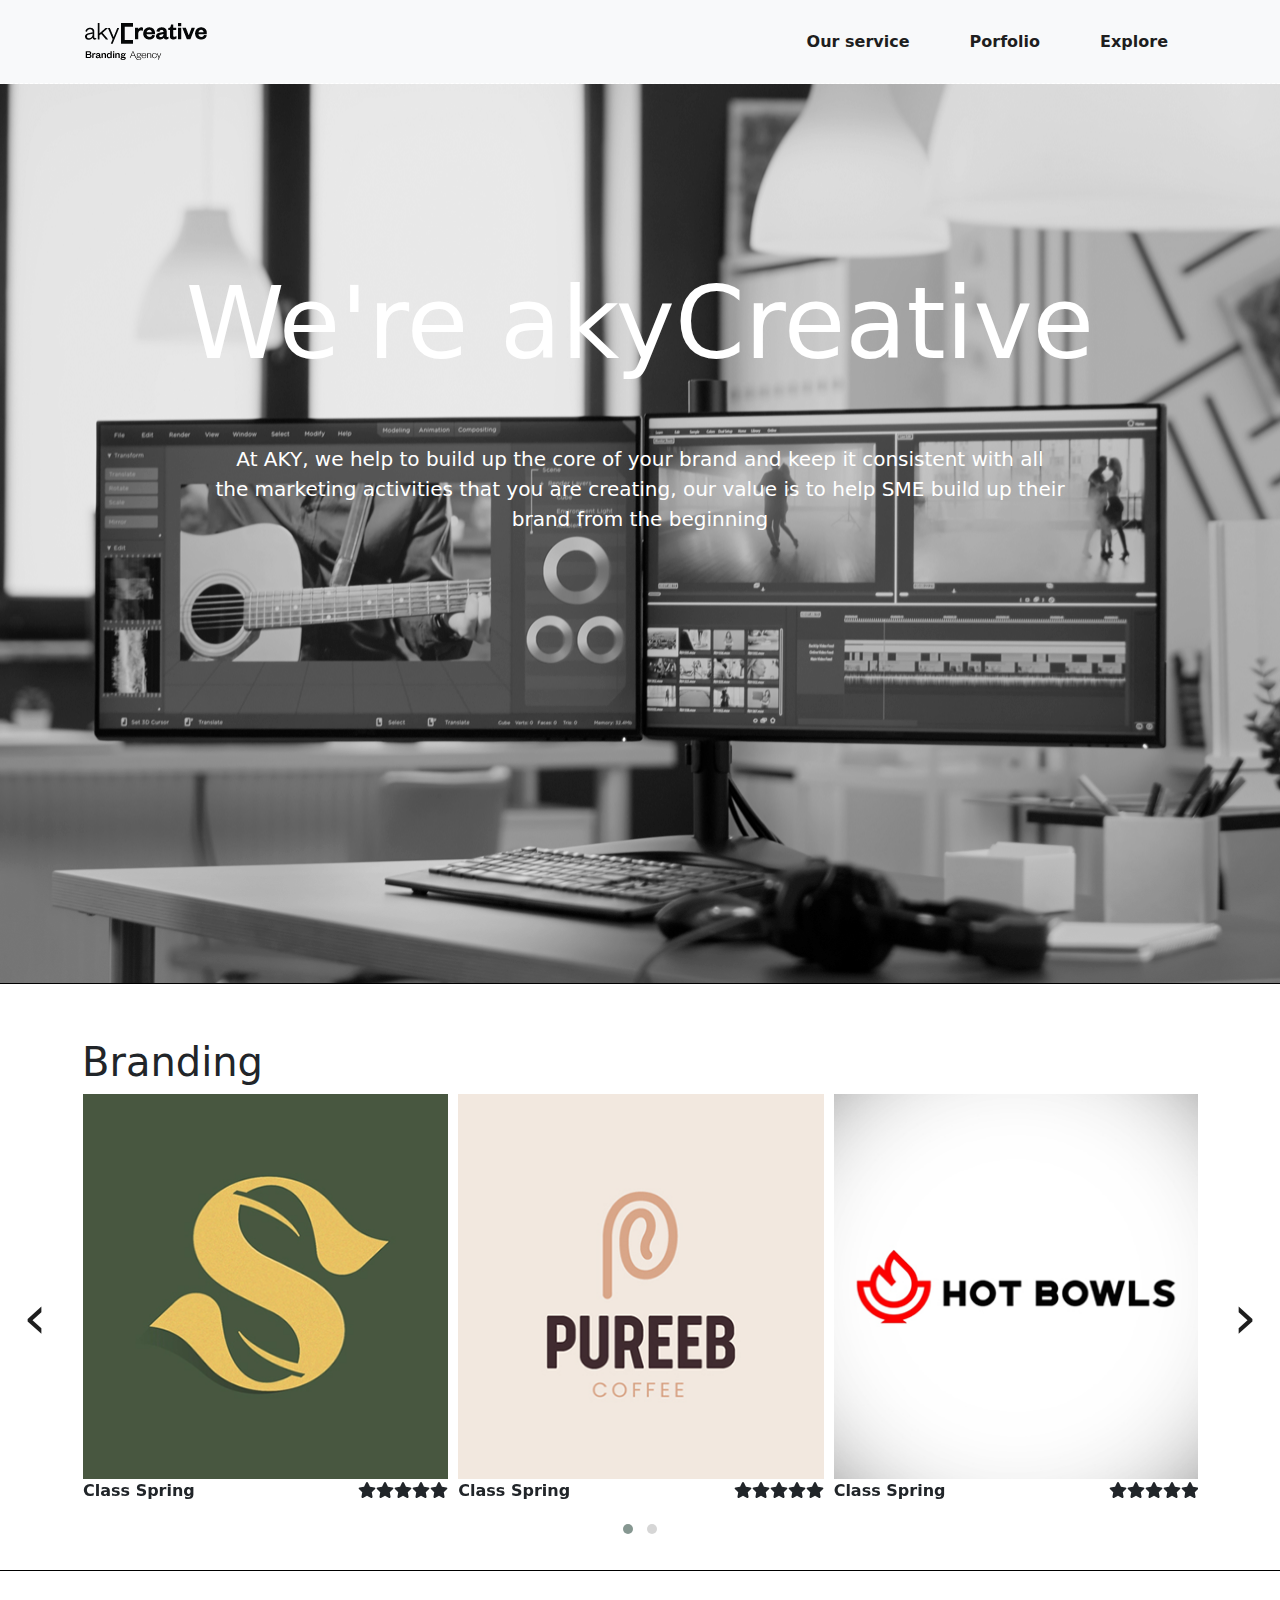
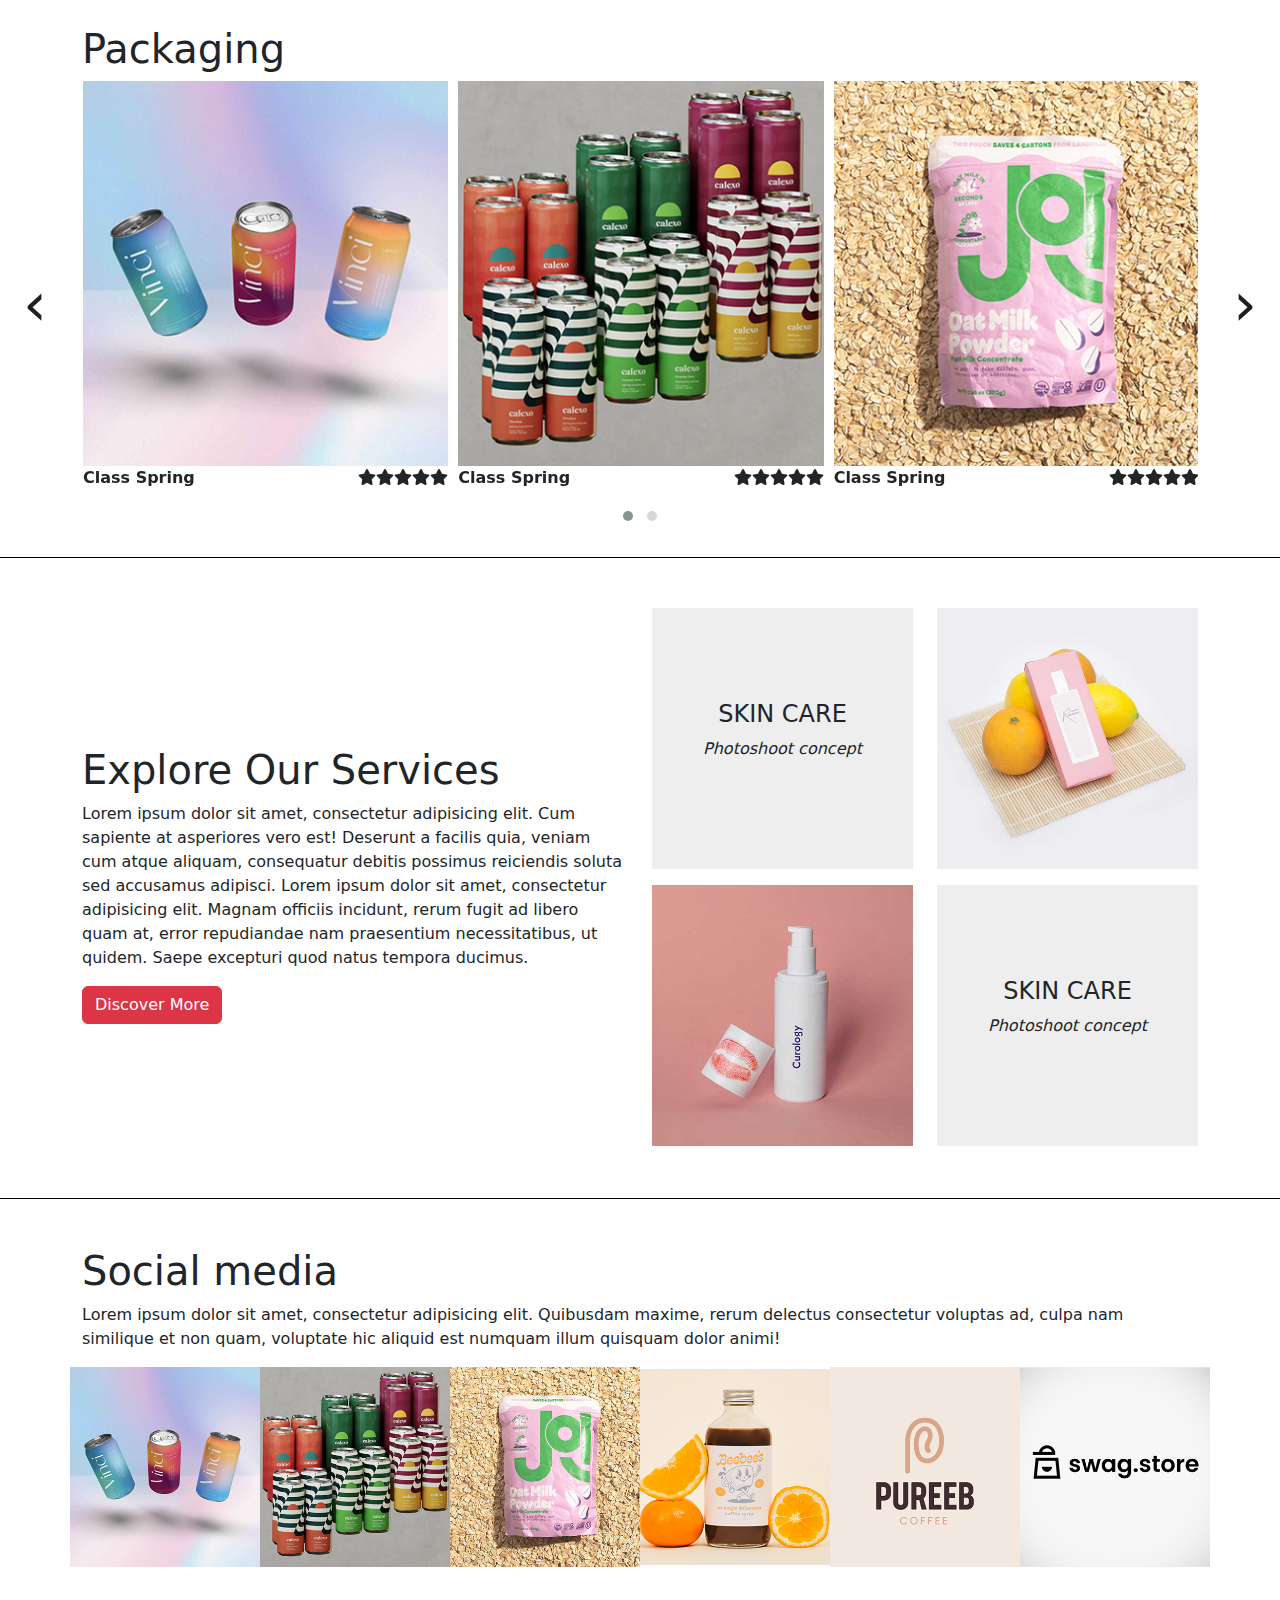
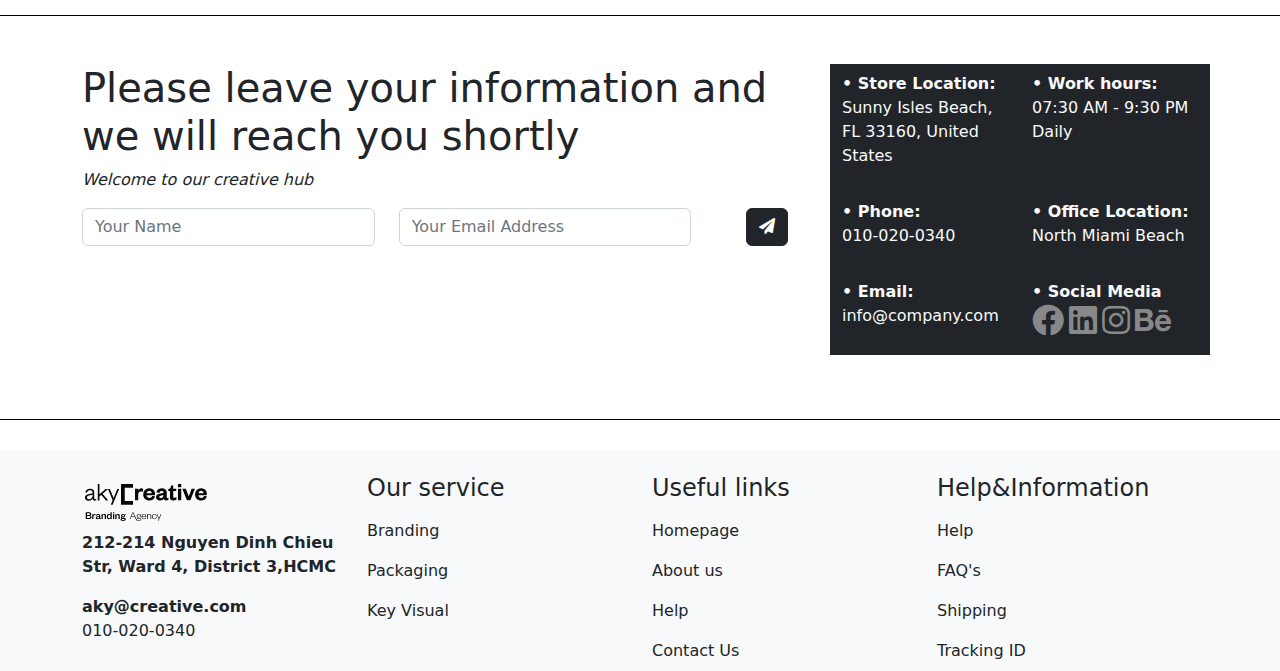
<file: index.html>
<!doctype html>
<html><!-- InstanceBegin template="/Templates/template.dwt" codeOutsideHTMLIsLocked="false" -->
<head>
<meta charset="utf-8">
	<meta name="viewport" content="width=device-width, initial-scale=1">
<!-- InstanceBeginEditable name="doctitle" -->
<title>Untitled Document</title>
<!-- InstanceEndEditable -->
<!-- InstanceBeginEditable name="head" -->
<!-- InstanceEndEditable -->
</head>
	<link rel="stylesheet" href="css/all.min.css">
	<link rel="stylesheet" href="css/bootstrap.css">
	<link rel="stylesheet" href="css/style.css">
	<link rel="icon" href="images/2.png" type="image/x-icon">
	<link rel="stylesheet" href="css/owl.carousel.css">
	<link rel="stylesheet" href="css/owl.theme.default.css">
	<script src="js/bootstrap.bundle.min.js"></script>
	

<body>
	<nav class="navbar navbar-expand-lg bg-light borderduoi">
  <div class="container">
    <a class="navbar-brand" href="index.html"><img src="images/Logo-aky-branding.png" alt=""></a>
    <button class="navbar-toggler" type="button" data-bs-toggle="collapse" data-bs-target="#navbarSupportedContent" aria-controls="navbarSupportedContent" aria-expanded="false" aria-label="Toggle navigation">
      <span class="navbar-toggler-icon"></span>
    </button>
    <div class="collapse navbar-collapse" id="navbarSupportedContent">
      <ul class="navbar-nav ms-auto mb-3 mb-lg-0">
        <li class="nav-item">
          <a class="nav-link active" aria-current="page" href="index.html">Our service</a>
        </li>
       
		  <li class="nav-item">
          <a class="nav-link" href="porfolio.html">Porfolio</a>
        </li>
		 
        <li class="nav-item">
          <a class="nav-link" href="explore.html">Explore</a>
        </li>
      </ul>
     
    </div>
  </div>
</nav>
	<!-- InstanceBeginEditable name="Main" -->
<main>
  <section id="banner" class="border-bot">
   <div class="container">
	   <div class="textb">
	  <h1>We're akyCreative</h1>
	   <p>At AKY, we help to build up the core of your brand and keep it consistent with all <br>
	   the marketing activities that you are creating, our value is to help SME build up their <br>
	   brand from the beginning</p></div>
	  
	  </div>
			
          
  </section>
  <section id="men" class="border-bot">
    <div class="container py-4">
      <h1>Branding</h1>
     
      <div class="row">
        <div class="owl-carousel owl-theme" id="sp-men">
          <div class="item">
            <div class="hinh"> <img src="images/l1.png" alt="#">
              <div class="icon"> <a href="#"><i class="fas fa-eye"></i></a> <a href="#"><i class="fas fa-shopping-cart"></i></a> <a href="#"><i class="fas fa-star"></i></a> </div>
            </div>
            <p class="d-flex justify-content-between"><b class="text-dark">Class Spring</b><b><i class="fas fa-star"></i><i class="fas fa-star"></i><i class="fas fa-star"></i><i class="fas fa-star"></i><i class="fas fa-star"></i></b></p>
           
          </div>
          <div class="item">
            <div class="hinh"> <img src="images/l2.png" alt="#">
              <div class="icon"> <a href="#"><i class="fas fa-eye"></i></a> <a href="#"><i class="fas fa-shopping-cart"></i></a> <a href="#"><i class="fas fa-star"></i></a> </div>
            </div>
            <p class="d-flex justify-content-between"><b class="text-dark">Class Spring</b><b><i class="fas fa-star"></i><i class="fas fa-star"></i><i class="fas fa-star"></i><i class="fas fa-star"></i><i class="fas fa-star"></i></b></p>
            
          </div>
          <div class="item">
            <div class="hinh"> <img src="images/l3.png" alt="#">
              <div class="icon"> <a href="#"><i class="fas fa-eye"></i></a> <a href="#"><i class="fas fa-shopping-cart"></i></a> <a href="#"><i class="fas fa-star"></i></a> </div>
            </div>
            <p class="d-flex justify-content-between"><b class="text-dark">Class Spring</b><b><i class="fas fa-star"></i><i class="fas fa-star"></i><i class="fas fa-star"></i><i class="fas fa-star"></i><i class="fas fa-star"></i></b></p>
            
          </div>
          <div class="item">
            <div class="hinh"> <img src="images/l4.png" alt="#">
              <div class="icon"> <a href="#"><i class="fas fa-eye"></i></a> <a href="#"><i class="fas fa-shopping-cart"></i></a> <a href="#"><i class="fas fa-star"></i></a> </div>
            </div>
            <p class="d-flex justify-content-between"><b class="text-dark">Class Spring</b><b><i class="fas fa-star"></i><i class="fas fa-star"></i><i class="fas fa-star"></i><i class="fas fa-star"></i><i class="fas fa-star"></i></b></p>
           
          </div>
        </div>
      </div>
    </div>
  </section>
  <section id="women" class="border-bot">
    <div class="container py-4">
		<h1>Packaging</h1>
      <div class="row">
        <div class="owl-carousel owl-theme" id="sp-women">
          <div class="item">
            <div class="hinh"> <img src="images/p1.png" alt="#">
              <div class="icon"> <a href="#"><i class="fas fa-eye"></i></a> <a href="#"><i class="fas fa-shopping-cart"></i></a> <a href="#"><i class="fas fa-star"></i></a> </div>
            </div>
            <p class="d-flex justify-content-between"><b class="text-dark">Class Spring</b><b><i class="fas fa-star"></i><i class="fas fa-star"></i><i class="fas fa-star"></i><i class="fas fa-star"></i><i class="fas fa-star"></i></b></p>
          </div>
          <div class="item">
            <div class="hinh"> <img src="images/p2.png" alt="#">
              <div class="icon"> <a href="#"><i class="fas fa-eye"></i></a> <a href="#"><i class="fas fa-shopping-cart"></i></a> <a href="#"><i class="fas fa-star"></i></a> </div>
            </div>
            <p class="d-flex justify-content-between"><b class="text-dark">Class Spring</b><b><i class="fas fa-star"></i><i class="fas fa-star"></i><i class="fas fa-star"></i><i class="fas fa-star"></i><i class="fas fa-star"></i></b></p>

          </div>
          <div class="item">
            <div class="hinh"> <img src="images/p3.png" alt="#">
              <div class="icon"> <a href="#"><i class="fas fa-eye"></i></a> <a href="#"><i class="fas fa-shopping-cart"></i></a> <a href="#"><i class="fas fa-star"></i></a> </div>
            </div>
            <p class="d-flex justify-content-between"><b class="text-dark">Class Spring</b><b><i class="fas fa-star"></i><i class="fas fa-star"></i><i class="fas fa-star"></i><i class="fas fa-star"></i><i class="fas fa-star"></i></b></p>

          </div>
          <div class="item">
            <div class="hinh"> <img src="images/p4.png" alt="#">
              <div class="icon"> <a href="#"><i class="fas fa-eye"></i></a> <a href="#"><i class="fas fa-shopping-cart"></i></a> <a href="#"><i class="fas fa-star"></i></a> </div>
            </div>
            <p class="d-flex justify-content-between"><b class="text-dark">Class Spring</b><b><i class="fas fa-star"></i><i class="fas fa-star"></i><i class="fas fa-star"></i><i class="fas fa-star"></i><i class="fas fa-star"></i></b></p>

          </div>
        </div>
      </div>
    </div>
  </section>
 
  <section id="explore" class="border-bot">
    <div class="container">
      <div class="row d-flex align-items-center">
        <div class="col-xl-6 mb-3">
          <h1>Explore Our Services</h1>
          <p>Lorem ipsum dolor sit amet, consectetur adipisicing elit. Cum sapiente at asperiores vero est! Deserunt a facilis quia, veniam cum atque aliquam, consequatur debitis possimus reiciendis soluta sed accusamus adipisci.
            Lorem ipsum dolor sit amet, consectetur adipisicing elit. Magnam officiis incidunt, rerum fugit ad libero quam at, error repudiandae nam praesentium necessitatibus, ut quidem. Saepe excepturi quod natus tempora ducimus.</p>
          <button type="button" class="btn btn-danger">Discover More</button>
        </div>
        <div class="col-xl-6 mb-3">
          <div class="row">
            <div class="col-lg-6 mb-3">
              <div class="box">
                <h4 class="text-uppercase">Skin Care</h4>
                <p><i>Photoshoot concept</i></p>
              </div>
            </div>
            <div class="col-lg-6 mb-3"> <img src="images/project-2.jpg" alt="" class="img-fluid"> </div>
          </div>
          <div class="row reverse">
            <div class="col-lg-6 mb-3">
              <div class="box">
                <h4 class="text-uppercase">Skin Care</h4>
                <p><i>Photoshoot concept</i></p>
              </div>
            </div>
            <div class="col-lg-6 mb-3"> <img src="images/project-1.jpg" alt="" class="img-fluid"> </div>
          </div>
        </div>
      </div>
    </div>
  </section>
  <section id="media" class="border-bot">
    <div class="container my-5">
      <h1>Social media</h1>
      <p>Lorem ipsum dolor sit amet, consectetur adipisicing elit. Quibusdam maxime, rerum delectus consectetur voluptas ad, culpa nam similique et non quam, voluptate hic aliquid est numquam illum quisquam dolor animi!</p>
      <div class="row">
        <div class="col-2 p-0">
			<div class="instagram"> <img src="images/p1.png" alt="#" class="img-fluid">
            <div class="cover2">
              <p>Fashion</p>
              <a href=""><i class="fas fa-heart"></i></a></div>
          </div>
        </div>
		  <div class="col-2 p-0">
			<div class="instagram"> <img src="images/p2.png" alt="#" class="img-fluid">
            <div class="cover2">
              <p>Fashion</p>
              <a href=""><i class="fas fa-heart"></i></a></div>
          </div>
        </div>
		  <div class="col-2 p-0">
			<div class="instagram"> <img src="images/p3.png" alt="#" class="img-fluid">
            <div class="cover2">
              <p>Fashion</p>
              <a href=""><i class="fas fa-heart"></i></a></div>
          </div>
        </div>
		  <div class="col-2 p-0">
			<div class="instagram"> <img src="images/p4.png" alt="#" class="img-fluid">
            <div class="cover2">
              <p>Fashion</p>
              <a href=""><i class="fas fa-heart"></i></a></div>
          </div>
        </div>
		  <div class="col-2 p-0">
			<div class="instagram"> <img src="images/l2.png" alt="#" class="img-fluid">
            <div class="cover2">
              <p>Fashion</p>
              <a href=""><i class="fas fa-heart"></i></a></div>
          </div>
        </div>
		  <div class="col-2 p-0">
			<div class="instagram"> <img src="images/l4.png" alt="#" class="img-fluid">
            <div class="cover2">
              <p>Fashion</p>
              <a href=""><i class="fas fa-heart"></i></a></div>
          </div>
        </div>
      </div>
    </div>
  </section>
	
	<section id="contact" class="border-bot">
		<div class="container my-5">
		<div class="row">
			<div class="col-lg-8 mb-3">
			<h1>Please leave your information and we will reach you shortly</h1>
				<i>Welcome to our creative hub</i>
				
				<form action="#">
				<div class="row my-3">
					<div class="col-lg-5 mb-3">
					<input type="text" placeholder="Your Name" class="form-control">
					</div>
					<div class="col-lg-5 mb-3">
					<input type="text" placeholder="Your Email Address" class="form-control">
					</div>
					<div class="col-lg-2 mb-3 d-flex justify-content-center">
					
					<button type="button" class="btn btn-dark"><i class="fas fa-paper-plane"></i></button>
					</div>
					
					</div>
				
				</form>
			
			</div>
			<div class="col-lg-4 mb-3 bg-dark text-light">
				<div class="row mt-2">
				<div class="col-6 mb-3">
				<b>• Store Location:</b>
					<p>Sunny Isles Beach, FL 33160, United States</p>
				
				</div>
				<div class="col-6 mb-3">
				<b>• Work hours:</b>
					<p>07:30 AM - 9:30 PM Daily</p>
				
				</div></div>
				<div class="row">
				<div class="col-6 mb-3">
				<b>• Phone:</b>
					<p>010-020-0340</p>
				
				</div>
				<div class="col-6">
				<b>• Office Location:</b>
					<p>North Miami Beach</p>
				
				</div></div>
				<div class="row">
				<div class="col-6">
				<b>• Email:</b>
					<p>info@company.com</p>
				
				</div>
				<div class="col-6">
				<b>• Social Media</b>
					<p>
					<a href="">
					<i class="fa-2x fab fa-facebook"></i></a>
						<a href=""><i class="fa-2x fab fa-linkedin"></i></a>
						<a href=""><i class="fa-2x fab fa-instagram"></i></a>
						<a href=""><i class="fa-2x fab fa-behance"></i></a>
					</p>
				</div></div>
			
			
			
			</div>
			</div>
		</div>
	
	
	
	
	</section>
</main>
<!-- InstanceEndEditable -->
<footer class="bg-light text-dark">
	<div class="container">
		<div class="row pt-4">
			<div class="col-lg-3">
				<a href="index.html" class="mb-3"><img src="images/Logo-aky-branding.png" alt=""></a>
				<p><b class="my-3">212-214 Nguyen Dinh Chieu Str, Ward 4, District 3,HCMC</b></p>
			<b>aky@creative.com</b>
				<p>010-020-0340</p>
			</div>
			<div class="col-lg-3">
			<h4>Our service</h4>
				<ul class="navbar-nav pt-1.5">
				<li class="nav-item">
					<a href="index.html" class="nav-link">
					Branding</a></li>
					<li class="nav-item">
					<a href="porfolio.html" class="nav-link">
					Packaging</a></li>
					<li class="nav-item">
					<a href="explore.html" class="nav-link">
					Key Visual</a></li>
				
				</ul>
				
			
			</div>
			<div class="col-lg-3">
			<h4>Useful links</h4>
				<ul class="navbar-nav pt-1.5">
				<li class="nav-item">
					<a href="#" class="nav-link">
					Homepage</a></li>
					<li class="nav-item">
					<a href="#" class="nav-link">
					About us</a></li>
					<li class="nav-item">
					<a href="#" class="nav-link">
					Help</a></li>
					<li class="nav-item">
					<a href="#" class="nav-link">
					Contact Us</a></li>
				
				</ul>
				
			
			</div>
			
			<div class="col-lg-3">
			<h4>Help&Information</h4>
				<ul class="navbar-nav pt-1.5">
				<li class="nav-item">
					<a href="#" class="nav-link">
					Help</a></li>
					<li class="nav-item">
					<a href="#" class="nav-link">
					FAQ's</a></li>
					<li class="nav-item">
					<a href="#" class="nav-link">
					Shipping</a></li>
					<li class="nav-item">
					<a href="#" class="nav-link">
					Tracking ID</a></li>
				
				</ul>
				
			
			</div>
			
			
			</div>
		</div>
	
	
	
	</footer>
	<script src="js/jquery-3.6.0.min.js"></script>
	<script src="js/owl.carousel.js"></script>
	<script src="js/control.js"></script>
</body>
	
<!-- InstanceEnd --></html>
</file>
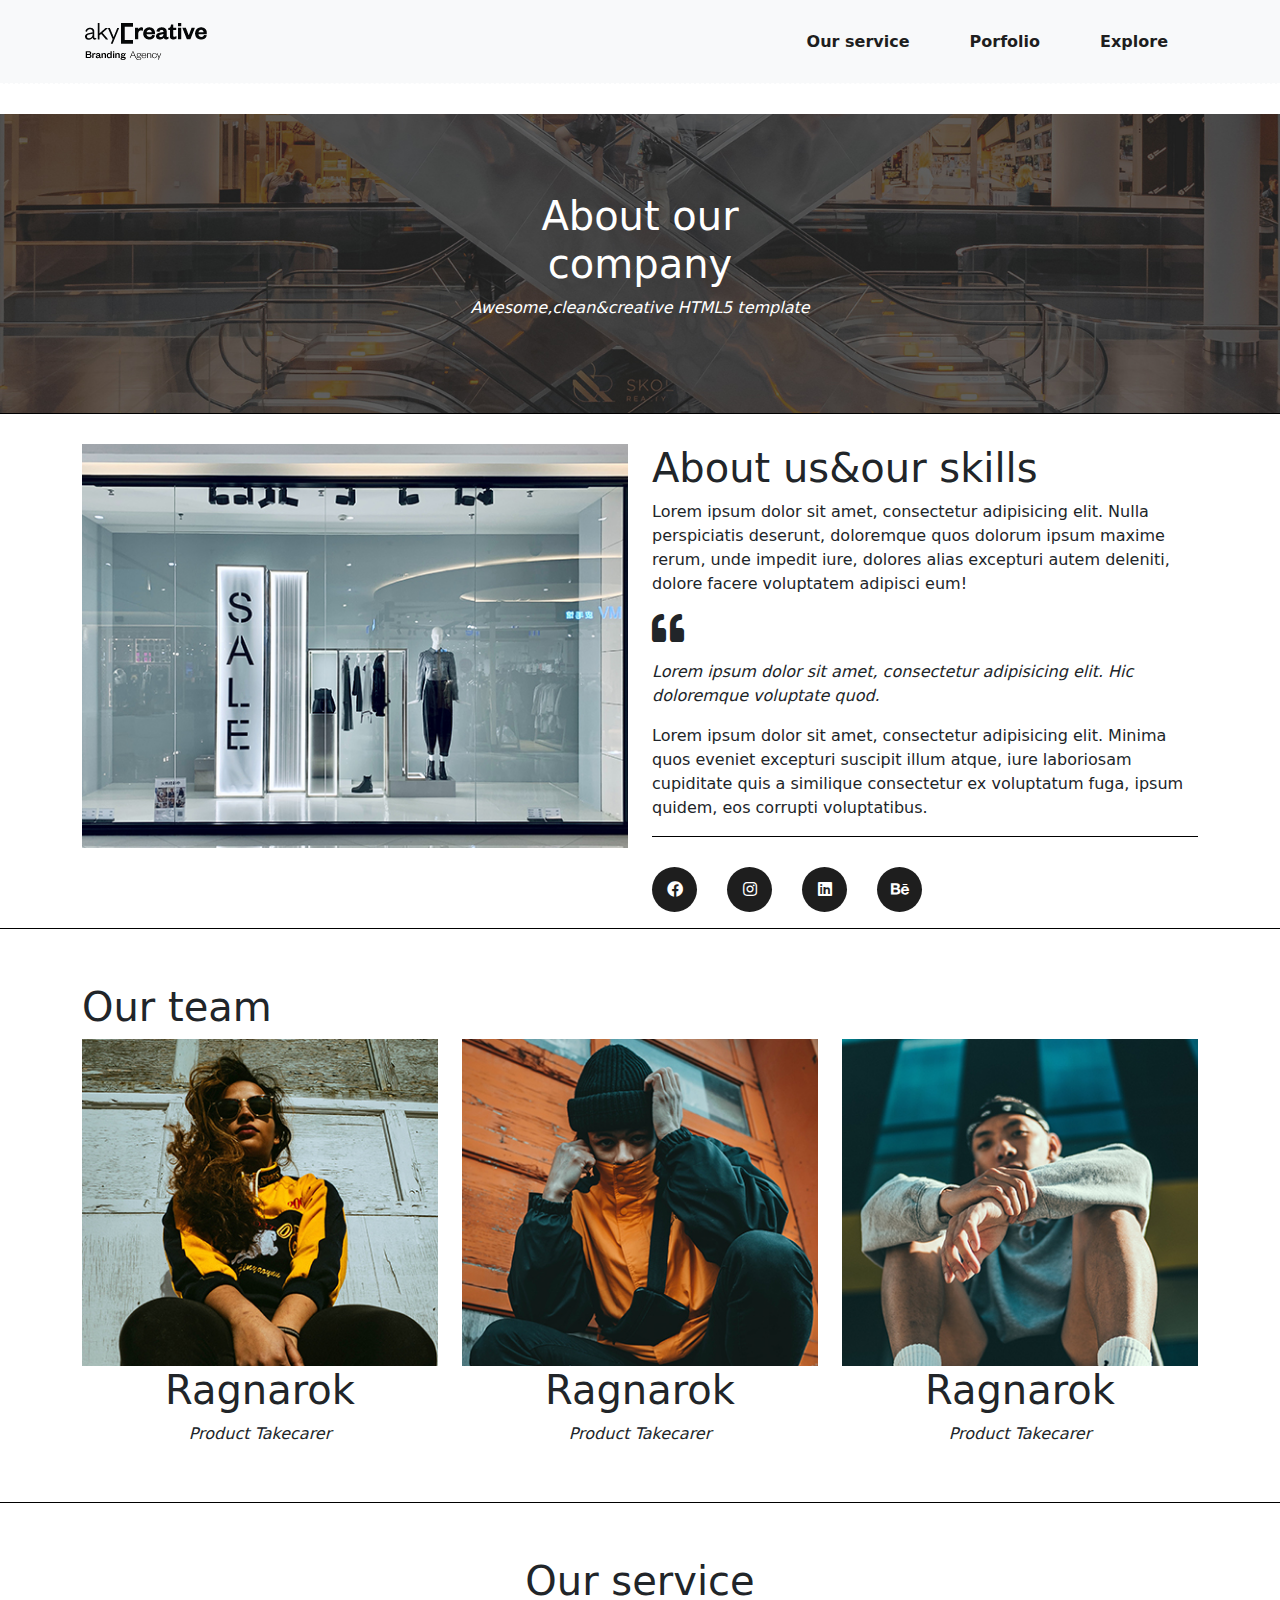
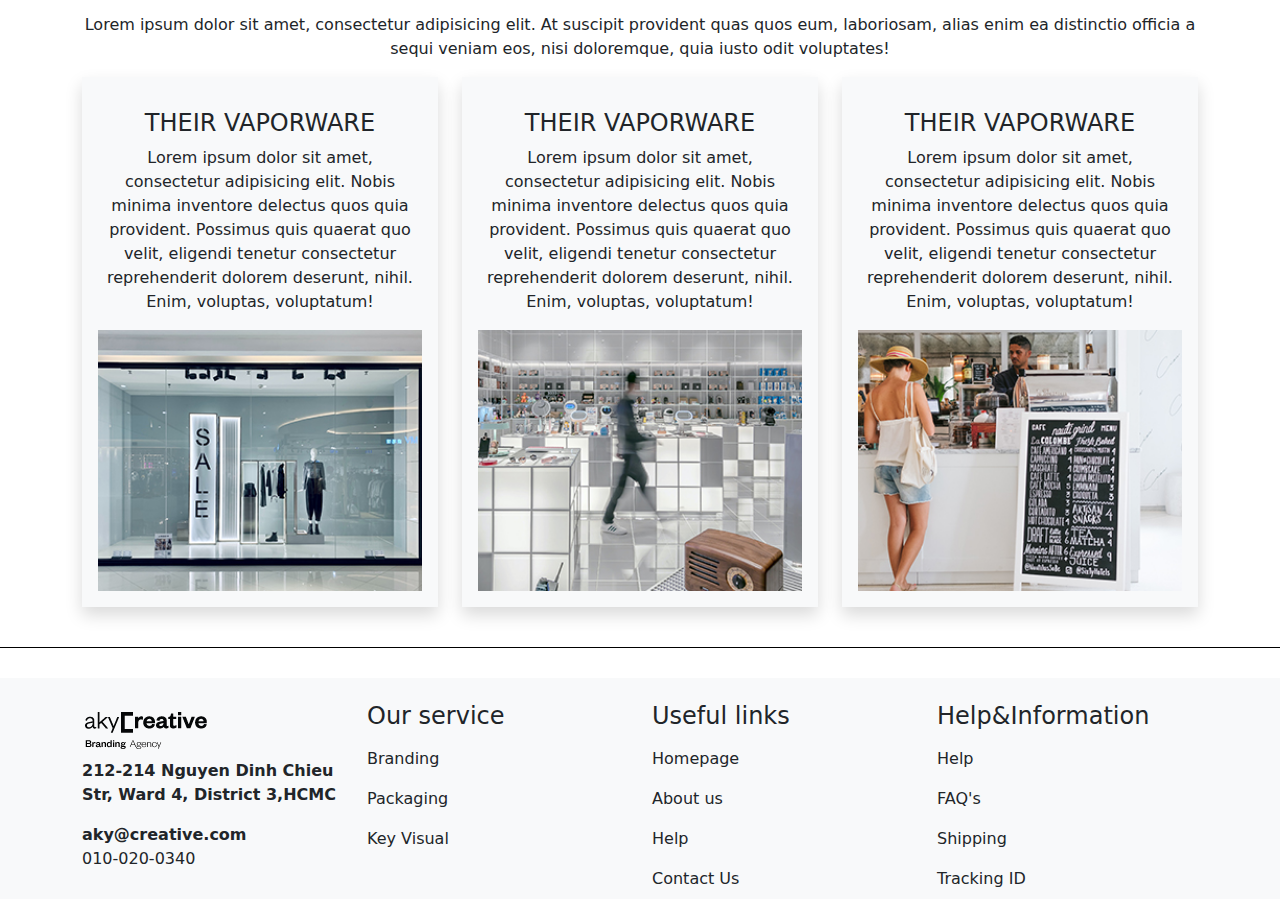
<file: explore.html>
<!doctype html>
<html><!-- InstanceBegin template="/Templates/template.dwt" codeOutsideHTMLIsLocked="false" -->
<head>
<meta charset="utf-8">
	<meta name="viewport" content="width=device-width, initial-scale=1">
<!-- InstanceBeginEditable name="doctitle" -->
<title>Untitled Document</title>
<!-- InstanceEndEditable -->
<!-- InstanceBeginEditable name="head" -->
<!-- InstanceEndEditable -->
</head>
	<link rel="stylesheet" href="css/all.min.css">
	<link rel="stylesheet" href="css/bootstrap.css">
	<link rel="stylesheet" href="css/style.css">
	<link rel="icon" href="images/2.png" type="image/x-icon">
	<link rel="stylesheet" href="css/owl.carousel.css">
	<link rel="stylesheet" href="css/owl.theme.default.css">
	<script src="js/bootstrap.bundle.min.js"></script>
	

<body>
	<nav class="navbar navbar-expand-lg bg-light borderduoi">
  <div class="container">
    <a class="navbar-brand" href="index.html"><img src="images/Logo-aky-branding.png" alt=""></a>
    <button class="navbar-toggler" type="button" data-bs-toggle="collapse" data-bs-target="#navbarSupportedContent" aria-controls="navbarSupportedContent" aria-expanded="false" aria-label="Toggle navigation">
      <span class="navbar-toggler-icon"></span>
    </button>
    <div class="collapse navbar-collapse" id="navbarSupportedContent">
      <ul class="navbar-nav ms-auto mb-3 mb-lg-0">
        <li class="nav-item">
          <a class="nav-link active" aria-current="page" href="index.html">Our service</a>
        </li>
       
		  <li class="nav-item">
          <a class="nav-link" href="porfolio.html">Porfolio</a>
        </li>
		 
        <li class="nav-item">
          <a class="nav-link" href="explore.html">Explore</a>
        </li>
      </ul>
     
    </div>
  </div>
</nav>
	<!-- InstanceBeginEditable name="Main" -->
<main>
  <section id="page-header" class="border-bot">
    <div class="caption">
      <h1>About our company</h1>
      <p><i>Awesome,clean&creative HTML5 template</i></p>
    </div>
  </section>
  <section id="about" class="border-bot">
    <div class="container">
      <div class="row">
        <div class="col-lg-6 mb-3"> <img src="images/about-left-image.jpg" alt="" class="img-fluid"> </div>
        <div class="col-lg-6 mb-3">
          <h1>About us&our skills</h1>
          <p>Lorem ipsum dolor sit amet, consectetur adipisicing elit. Nulla perspiciatis deserunt, doloremque quos dolorum ipsum maxime rerum, unde impedit iure, dolores alias excepturi autem deleniti, dolore facere voluptatem adipisci eum!</p>
          <p class="d-flex align-items-center"><i class="fas fa-quote-left fa-2x me-3"></i> 
          <i>
          <p>Lorem ipsum dolor sit amet, consectetur adipisicing elit. Hic doloremque voluptate quod. </p>
          </i>
          </p>
          <p>Lorem ipsum dolor sit amet, consectetur adipisicing elit. Minima quos eveniet excepturi suscipit illum atque, iure laboriosam cupiditate quis a similique consectetur ex voluptatum fuga, ipsum quidem, eos corrupti voluptatibus.</p>
          <div class="border-bot"></div>
          <div class="social-icon">
            <div class="box"><a href=""><i class="fab fa-facebook"></i></a></div>
            <div class="box"><a href=""><i class="fab fa-instagram"></i></a></div>
            <div class="box"><a href=""><i class="fab fa-linkedin"></i></a></div>
            <div class="box"><a href=""><i class="fab fa-behance"></i></a></div>
          </div>
        </div>
      </div>
    </div>
  </section>
  <section id="team" class="border-bot py-4">
    <div class="container">
      <h1>Our team</h1>
      <div class="row">
        <div class="col-lg-4 mb-3 text-center">
          <div class="team"> <img src="images/team-member-01.jpg" alt="" class="img-fluid">
            <div class="team-cover">
              <div class="social"><a href=""><i class="fab fa-facebook"></i></a><a href=""><i class="fab fa-instagram"></i></a><a href=""><i class="fab fa-linkedin"></i></a><a href=""><i class="fab fa-behance"></i></a></div>
            </div>
          </div>
          <h1>Ragnarok</h1>
          <p><i>Product Takecarer</i></p>
        </div>
		  <div class="col-lg-4 mb-3 text-center">
          <div class="team"> <img src="images/team-member-02.jpg" alt="" class="img-fluid">
            <div class="team-cover">
              <div class="social"><a href=""><i class="fab fa-facebook"></i></a><a href=""><i class="fab fa-instagram"></i></a><a href=""><i class="fab fa-linkedin"></i></a><a href=""><i class="fab fa-behance"></i></a></div>
            </div>
          </div>
          <h1>Ragnarok</h1>
          <p><i>Product Takecarer</i></p>
        </div>
		  <div class="col-lg-4 mb-3 text-center">
          <div class="team"> <img src="images/team-member-03.jpg" alt="" class="img-fluid">
            <div class="team-cover">
              <div class="social"><a href=""><i class="fab fa-facebook"></i></a><a href=""><i class="fab fa-instagram"></i></a><a href=""><i class="fab fa-linkedin"></i></a><a href=""><i class="fab fa-behance"></i></a></div>
            </div>
          </div>
          <h1>Ragnarok</h1>
          <p><i>Product Takecarer</i></p>
        </div>
      </div>
    </div>
  </section>
	
	
	<section id="service" class="border-bot py-4">
	<div class="container">
		<h1 class="text-center">Our service</h1>
		
		<p class="text-center">Lorem ipsum dolor sit amet, consectetur adipisicing elit. At suscipit provident quas quos eum, laboriosam, alias enim ea distinctio officia a sequi veniam eos, nisi doloremque, quia iusto odit voluptates!</p>
		
		<div class="row">
		<div class="col-lg-4 mb-3">
			<div class="shadow bg-light text-center p-3">
			<h4 class="pt-3">THEIR VAPORWARE</h4>
				<p>Lorem ipsum dolor sit amet, consectetur adipisicing elit. Nobis minima inventore delectus quos quia provident. Possimus quis quaerat quo velit, eligendi tenetur consectetur reprehenderit dolorem deserunt, nihil. Enim, voluptas, voluptatum!</p>
				<img src="images/service-01.jpg" alt="" class="img-fluid">
			</div>
			</div>
			<div class="col-lg-4 mb-3">
			<div class="shadow bg-light text-center p-3">
			<h4 class="pt-3">THEIR VAPORWARE</h4>
				<p>Lorem ipsum dolor sit amet, consectetur adipisicing elit. Nobis minima inventore delectus quos quia provident. Possimus quis quaerat quo velit, eligendi tenetur consectetur reprehenderit dolorem deserunt, nihil. Enim, voluptas, voluptatum!</p>
				<img src="images/service-02.jpg" alt="" class="img-fluid">
			</div>
			</div>
			<div class="col-lg-4 mb-3">
			<div class="shadow bg-light text-center p-3">
			<h4 class="pt-3">THEIR VAPORWARE</h4>
				<p>Lorem ipsum dolor sit amet, consectetur adipisicing elit. Nobis minima inventore delectus quos quia provident. Possimus quis quaerat quo velit, eligendi tenetur consectetur reprehenderit dolorem deserunt, nihil. Enim, voluptas, voluptatum!</p>
				<img src="images/service-03.jpg" alt="" class="img-fluid">
			</div>
			</div>
		</div>
		</div>
	
	
	
	</section>
</main>
<!-- InstanceEndEditable -->
<footer class="bg-light text-dark">
	<div class="container">
		<div class="row pt-4">
			<div class="col-lg-3">
				<a href="index.html" class="mb-3"><img src="images/Logo-aky-branding.png" alt=""></a>
				<p><b class="my-3">212-214 Nguyen Dinh Chieu Str, Ward 4, District 3,HCMC</b></p>
			<b>aky@creative.com</b>
				<p>010-020-0340</p>
			</div>
			<div class="col-lg-3">
			<h4>Our service</h4>
				<ul class="navbar-nav pt-1.5">
				<li class="nav-item">
					<a href="index.html" class="nav-link">
					Branding</a></li>
					<li class="nav-item">
					<a href="porfolio.html" class="nav-link">
					Packaging</a></li>
					<li class="nav-item">
					<a href="explore.html" class="nav-link">
					Key Visual</a></li>
				
				</ul>
				
			
			</div>
			<div class="col-lg-3">
			<h4>Useful links</h4>
				<ul class="navbar-nav pt-1.5">
				<li class="nav-item">
					<a href="#" class="nav-link">
					Homepage</a></li>
					<li class="nav-item">
					<a href="#" class="nav-link">
					About us</a></li>
					<li class="nav-item">
					<a href="#" class="nav-link">
					Help</a></li>
					<li class="nav-item">
					<a href="#" class="nav-link">
					Contact Us</a></li>
				
				</ul>
				
			
			</div>
			
			<div class="col-lg-3">
			<h4>Help&Information</h4>
				<ul class="navbar-nav pt-1.5">
				<li class="nav-item">
					<a href="#" class="nav-link">
					Help</a></li>
					<li class="nav-item">
					<a href="#" class="nav-link">
					FAQ's</a></li>
					<li class="nav-item">
					<a href="#" class="nav-link">
					Shipping</a></li>
					<li class="nav-item">
					<a href="#" class="nav-link">
					Tracking ID</a></li>
				
				</ul>
				
			
			</div>
			
			
			</div>
		</div>
	
	
	
	</footer>
	<script src="js/jquery-3.6.0.min.js"></script>
	<script src="js/owl.carousel.js"></script>
	<script src="js/control.js"></script>
</body>
	
<!-- InstanceEnd --></html>
</file>
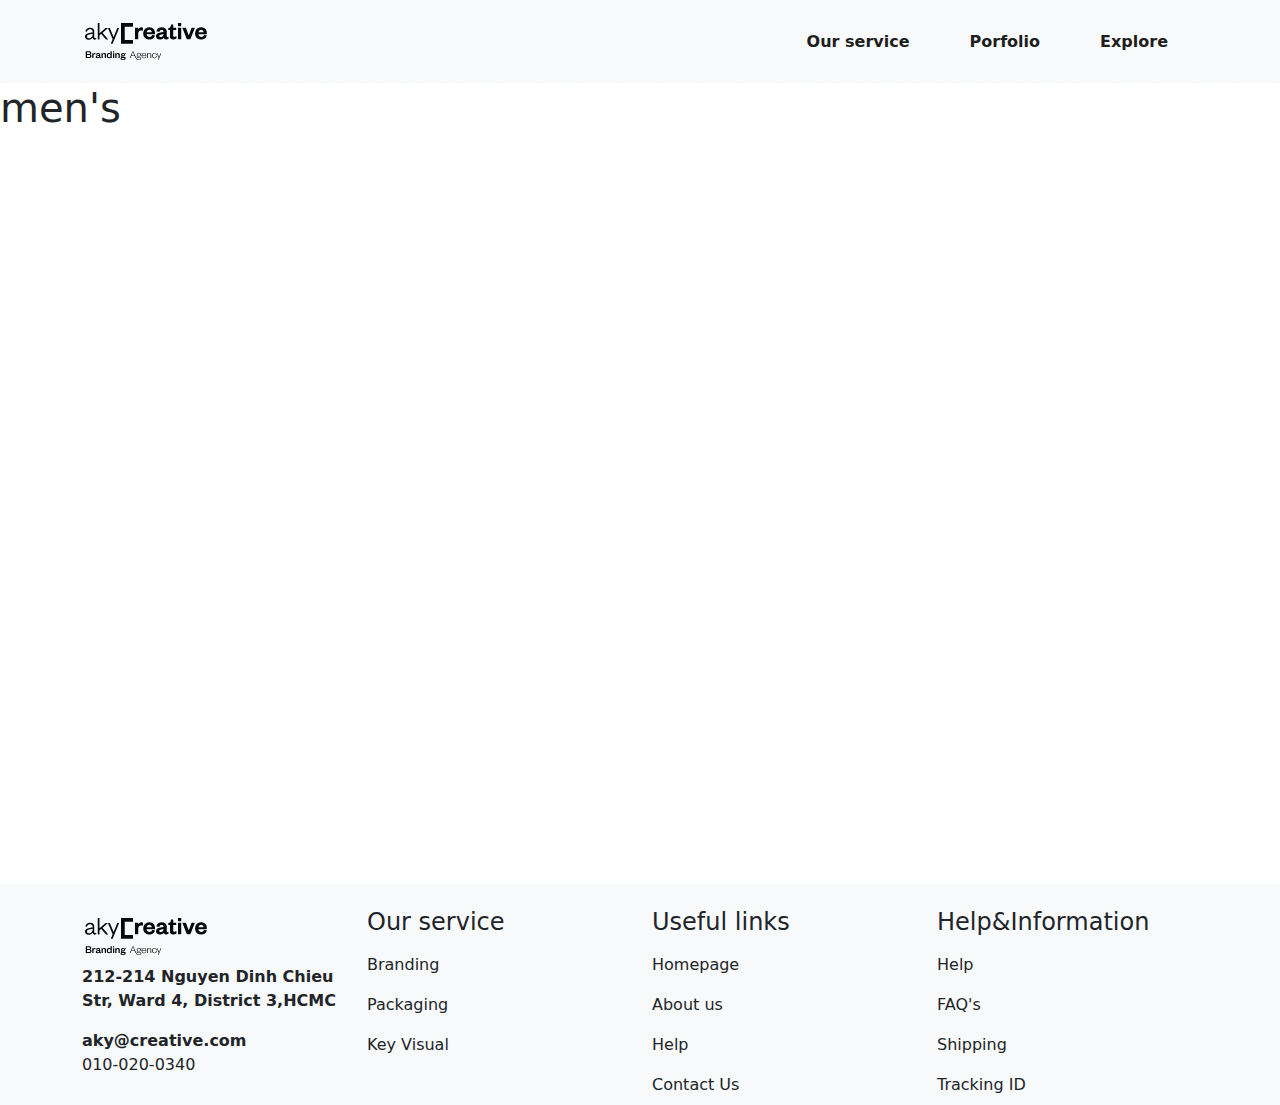
<file: men's.html>
<!doctype html>
<html><!-- InstanceBegin template="/Templates/template.dwt" codeOutsideHTMLIsLocked="false" -->
<head>
<meta charset="utf-8">
	<meta name="viewport" content="width=device-width, initial-scale=1">
<!-- InstanceBeginEditable name="doctitle" -->
	<title>Untitled Document</title>
	<!-- InstanceEndEditable -->
<!-- InstanceBeginEditable name="head" -->
<!-- InstanceEndEditable -->
</head>
	<link rel="stylesheet" href="css/all.min.css">
	<link rel="stylesheet" href="css/bootstrap.css">
	<link rel="stylesheet" href="css/style.css">
	<link rel="icon" href="images/2.png" type="image/x-icon">
	<link rel="stylesheet" href="css/owl.carousel.css">
	<link rel="stylesheet" href="css/owl.theme.default.css">
	<script src="js/bootstrap.bundle.min.js"></script>
	

<body>
	<nav class="navbar navbar-expand-lg bg-light borderduoi">
  <div class="container">
    <a class="navbar-brand" href="index.html"><img src="images/Logo-aky-branding.png" alt=""></a>
    <button class="navbar-toggler" type="button" data-bs-toggle="collapse" data-bs-target="#navbarSupportedContent" aria-controls="navbarSupportedContent" aria-expanded="false" aria-label="Toggle navigation">
      <span class="navbar-toggler-icon"></span>
    </button>
    <div class="collapse navbar-collapse" id="navbarSupportedContent">
      <ul class="navbar-nav ms-auto mb-3 mb-lg-0">
        <li class="nav-item">
          <a class="nav-link active" aria-current="page" href="index.html">Our service</a>
        </li>
       
		  <li class="nav-item">
          <a class="nav-link" href="porfolio.html">Porfolio</a>
        </li>
		 
        <li class="nav-item">
          <a class="nav-link" href="explore.html">Explore</a>
        </li>
      </ul>
     
    </div>
  </div>
</nav>
	<!-- InstanceBeginEditable name="Main" -->
	<main><h1>men's</h1></main>
	<!-- InstanceEndEditable -->
<footer class="bg-light text-dark">
	<div class="container">
		<div class="row pt-4">
			<div class="col-lg-3">
				<a href="index.html" class="mb-3"><img src="images/Logo-aky-branding.png" alt=""></a>
				<p><b class="my-3">212-214 Nguyen Dinh Chieu Str, Ward 4, District 3,HCMC</b></p>
			<b>aky@creative.com</b>
				<p>010-020-0340</p>
			</div>
			<div class="col-lg-3">
			<h4>Our service</h4>
				<ul class="navbar-nav pt-1.5">
				<li class="nav-item">
					<a href="index.html" class="nav-link">
					Branding</a></li>
					<li class="nav-item">
					<a href="porfolio.html" class="nav-link">
					Packaging</a></li>
					<li class="nav-item">
					<a href="explore.html" class="nav-link">
					Key Visual</a></li>
				
				</ul>
				
			
			</div>
			<div class="col-lg-3">
			<h4>Useful links</h4>
				<ul class="navbar-nav pt-1.5">
				<li class="nav-item">
					<a href="#" class="nav-link">
					Homepage</a></li>
					<li class="nav-item">
					<a href="#" class="nav-link">
					About us</a></li>
					<li class="nav-item">
					<a href="#" class="nav-link">
					Help</a></li>
					<li class="nav-item">
					<a href="#" class="nav-link">
					Contact Us</a></li>
				
				</ul>
				
			
			</div>
			
			<div class="col-lg-3">
			<h4>Help&Information</h4>
				<ul class="navbar-nav pt-1.5">
				<li class="nav-item">
					<a href="#" class="nav-link">
					Help</a></li>
					<li class="nav-item">
					<a href="#" class="nav-link">
					FAQ's</a></li>
					<li class="nav-item">
					<a href="#" class="nav-link">
					Shipping</a></li>
					<li class="nav-item">
					<a href="#" class="nav-link">
					Tracking ID</a></li>
				
				</ul>
				
			
			</div>
			
			
			</div>
		</div>
	
	
	
	</footer>
	<script src="js/jquery-3.6.0.min.js"></script>
	<script src="js/owl.carousel.js"></script>
	<script src="js/control.js"></script>
</body>
	
<!-- InstanceEnd --></html>
</file>
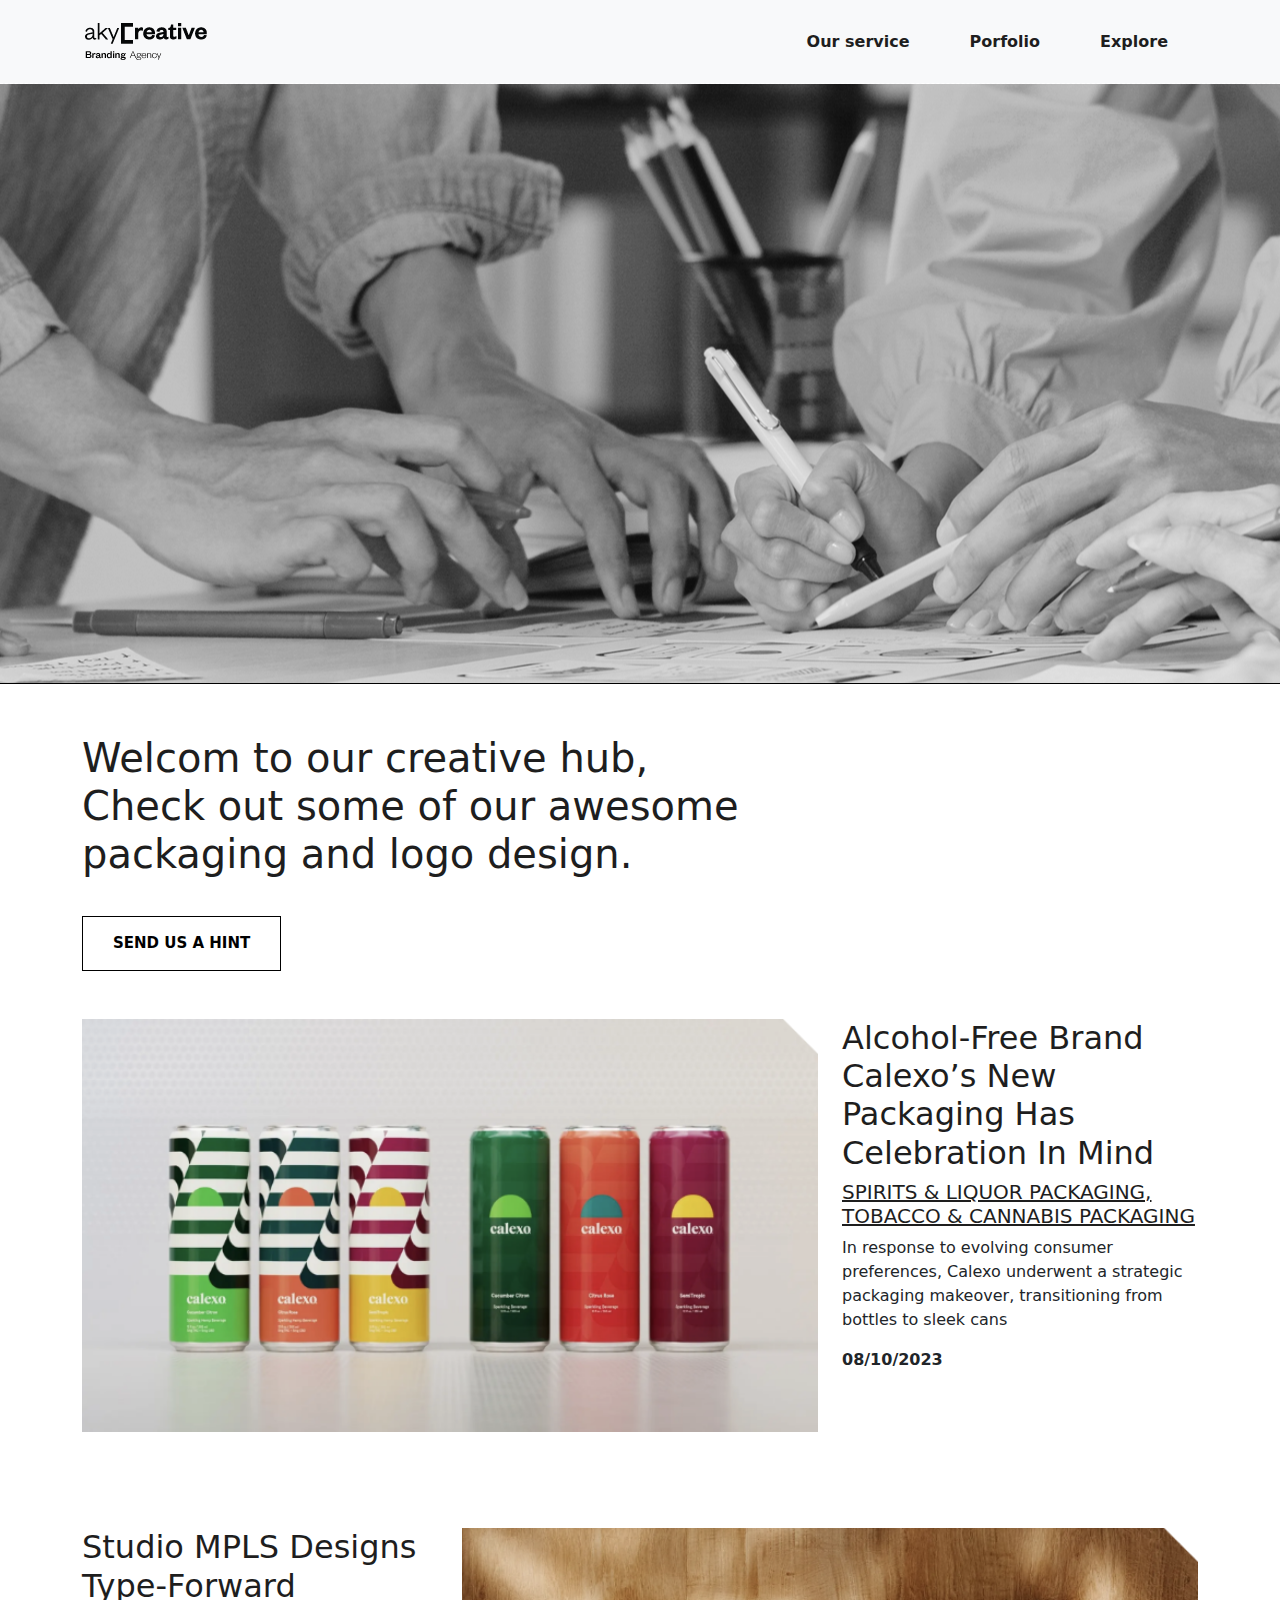
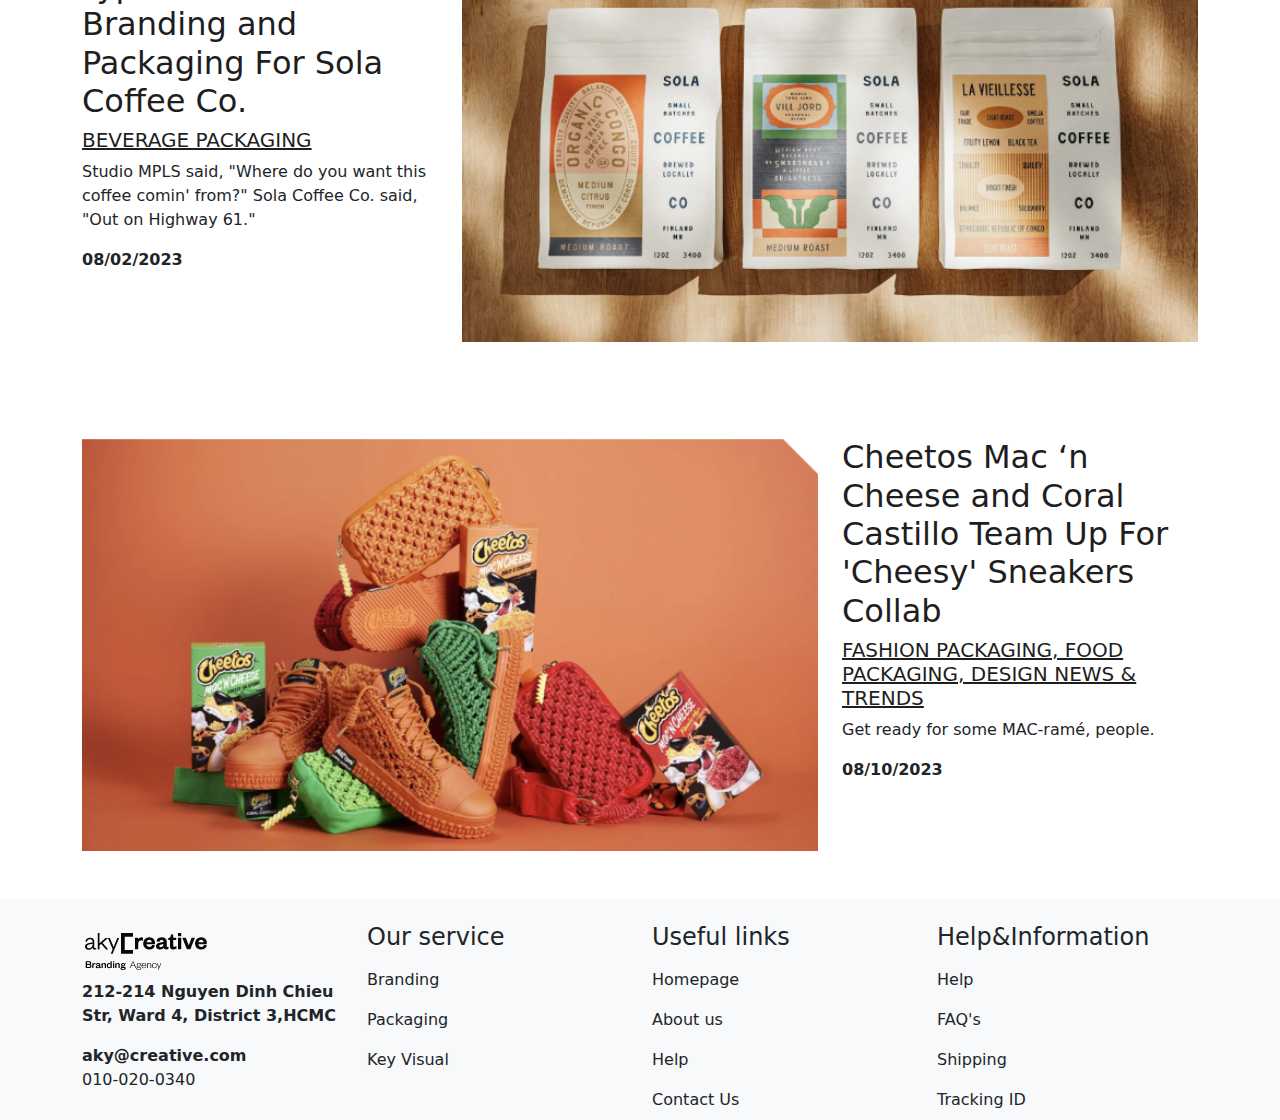
<file: porfolio.html>
<!doctype html>
<html><!-- InstanceBegin template="/Templates/template.dwt" codeOutsideHTMLIsLocked="false" -->
<head>
<meta charset="utf-8">
	<meta name="viewport" content="width=device-width, initial-scale=1">
<!-- InstanceBeginEditable name="doctitle" -->
	<title>Untitled Document</title>
	<!-- InstanceEndEditable -->
<!-- InstanceBeginEditable name="head" -->
<!-- InstanceEndEditable -->
</head>
	<link rel="stylesheet" href="css/all.min.css">
	<link rel="stylesheet" href="css/bootstrap.css">
	<link rel="stylesheet" href="css/style.css">
	<link rel="icon" href="images/2.png" type="image/x-icon">
	<link rel="stylesheet" href="css/owl.carousel.css">
	<link rel="stylesheet" href="css/owl.theme.default.css">
	<script src="js/bootstrap.bundle.min.js"></script>
	

<body>
	<nav class="navbar navbar-expand-lg bg-light borderduoi">
  <div class="container">
    <a class="navbar-brand" href="index.html"><img src="images/Logo-aky-branding.png" alt=""></a>
    <button class="navbar-toggler" type="button" data-bs-toggle="collapse" data-bs-target="#navbarSupportedContent" aria-controls="navbarSupportedContent" aria-expanded="false" aria-label="Toggle navigation">
      <span class="navbar-toggler-icon"></span>
    </button>
    <div class="collapse navbar-collapse" id="navbarSupportedContent">
      <ul class="navbar-nav ms-auto mb-3 mb-lg-0">
        <li class="nav-item">
          <a class="nav-link active" aria-current="page" href="index.html">Our service</a>
        </li>
       
		  <li class="nav-item">
          <a class="nav-link" href="porfolio.html">Porfolio</a>
        </li>
		 
        <li class="nav-item">
          <a class="nav-link" href="explore.html">Explore</a>
        </li>
      </ul>
     
    </div>
  </div>
</nav>
	<!-- InstanceBeginEditable name="Main" -->
	<main>
	<section id="welcome" class="border-bot mb-3">
			
		</section>
		
		<section id="product">
		<div class="container">
			
			<h1 class="welcome">Welcom to our creative hub,<br>
			Check out some of our awesome <br>
			packaging and logo design.</h1>
			
			<button type="button" class="button">SEND US A HINT</button>
			
			<div class="row py-5">
			<div class="col-sm-8">
				<a href="#"><img src="images/h1.png" alt="" class="img-fluid"></a>
				</div>
				<div class="col-sm-4">
				<a href="" class="link1"><h2>Alcohol-Free Brand Calexo’s New Packaging Has Celebration In Mind</h2></a>
					<a href="" class="link2"><h5>SPIRITS & LIQUOR PACKAGING, TOBACCO & CANNABIS PACKAGING</h5></a>
					
					<p>In response to evolving consumer preferences, Calexo underwent a strategic packaging makeover, transitioning from bottles to sleek cans</p>
					<p><b>08/10/2023</b></p>
				</div>
			</div>
			
			<div class="row py-5 reverse">
			<div class="col-sm-8">
				<a href="#"><img src="images/h2.png" alt="" class="img-fluid"></a>
				</div>
				<div class="col-sm-4">
				<a href="" class="link1"><h2>Studio MPLS Designs Type-Forward Branding and Packaging For Sola Coffee Co.</h2></a>
					<a href="" class="link2"><h5>BEVERAGE PACKAGING</h5></a>
					
					<p>Studio MPLS said, "Where do you want this coffee comin' from?" Sola Coffee Co. said, "Out on Highway 61."</p>
					<p><b>08/02/2023</b></p>
				</div>
			</div>
			
			<div class="row py-5">
			<div class="col-sm-8">
				<a href="#"><img src="images/h3.png" alt="" class="img-fluid"></a>
				</div>
				<div class="col-sm-4">
				<a href="" class="link1"><h2>Cheetos Mac ‘n Cheese and Coral Castillo Team Up For 'Cheesy' Sneakers Collab</h2></a>
					<a href="" class="link2"><h5>FASHION PACKAGING, FOOD PACKAGING, DESIGN NEWS & TRENDS</h5></a>
					
					<p>Get ready for some MAC-ramé, people.</p>
					<p><b>08/10/2023</b></p>
				</div>
			</div>
			
			
			
			
			</div>
		
		
		</section>
	
	
	
	</main>
	<!-- InstanceEndEditable -->
<footer class="bg-light text-dark">
	<div class="container">
		<div class="row pt-4">
			<div class="col-lg-3">
				<a href="index.html" class="mb-3"><img src="images/Logo-aky-branding.png" alt=""></a>
				<p><b class="my-3">212-214 Nguyen Dinh Chieu Str, Ward 4, District 3,HCMC</b></p>
			<b>aky@creative.com</b>
				<p>010-020-0340</p>
			</div>
			<div class="col-lg-3">
			<h4>Our service</h4>
				<ul class="navbar-nav pt-1.5">
				<li class="nav-item">
					<a href="index.html" class="nav-link">
					Branding</a></li>
					<li class="nav-item">
					<a href="porfolio.html" class="nav-link">
					Packaging</a></li>
					<li class="nav-item">
					<a href="explore.html" class="nav-link">
					Key Visual</a></li>
				
				</ul>
				
			
			</div>
			<div class="col-lg-3">
			<h4>Useful links</h4>
				<ul class="navbar-nav pt-1.5">
				<li class="nav-item">
					<a href="#" class="nav-link">
					Homepage</a></li>
					<li class="nav-item">
					<a href="#" class="nav-link">
					About us</a></li>
					<li class="nav-item">
					<a href="#" class="nav-link">
					Help</a></li>
					<li class="nav-item">
					<a href="#" class="nav-link">
					Contact Us</a></li>
				
				</ul>
				
			
			</div>
			
			<div class="col-lg-3">
			<h4>Help&Information</h4>
				<ul class="navbar-nav pt-1.5">
				<li class="nav-item">
					<a href="#" class="nav-link">
					Help</a></li>
					<li class="nav-item">
					<a href="#" class="nav-link">
					FAQ's</a></li>
					<li class="nav-item">
					<a href="#" class="nav-link">
					Shipping</a></li>
					<li class="nav-item">
					<a href="#" class="nav-link">
					Tracking ID</a></li>
				
				</ul>
				
			
			</div>
			
			
			</div>
		</div>
	
	
	
	</footer>
	<script src="js/jquery-3.6.0.min.js"></script>
	<script src="js/owl.carousel.js"></script>
	<script src="js/control.js"></script>
</body>
	
<!-- InstanceEnd --></html>
</file>
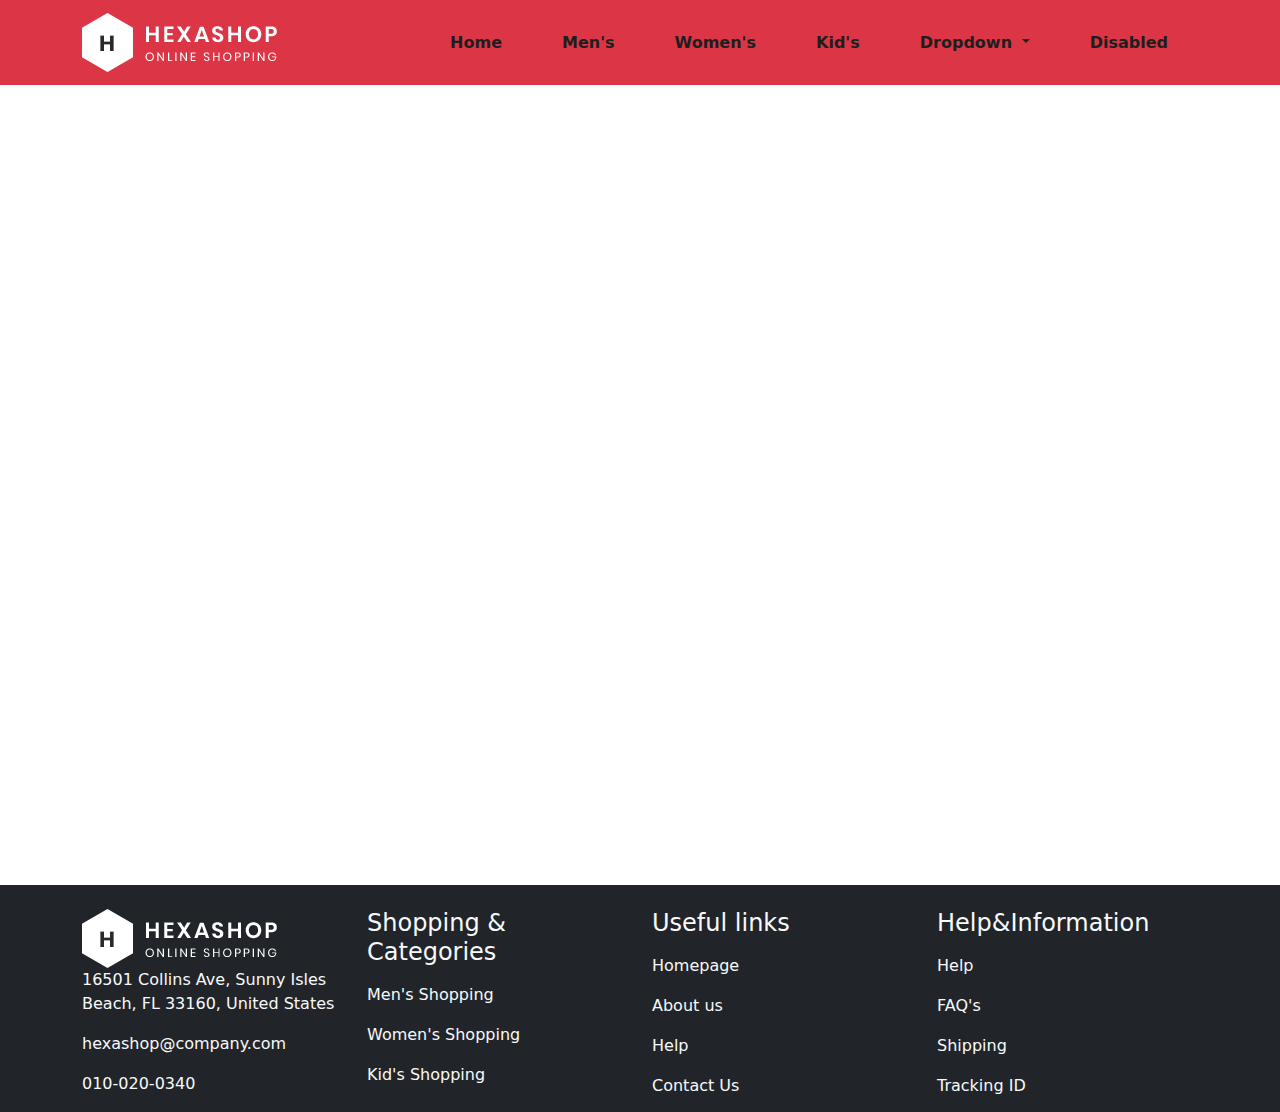
<file: tam.html>
<!doctype html>
<html>
<head>
<meta charset="utf-8">
	<meta name="viewport" content="width=device-width, initial-scale=1">

<title>Untitled Document</title>
</head>
	<link rel="stylesheet" href="css/all.min.css">
	<link rel="stylesheet" href="css/bootstrap.css">
	<link rel="stylesheet" href="css/style.css">
	<script src="js/bootstrap.bundle.min.js"></script>

<body>
	<nav class="navbar navbar-expand-lg bg-danger">
  <div class="container">
    <a class="navbar-brand" href="#"><img src="images/white-logo.png" alt=""></a>
    <button class="navbar-toggler" type="button" data-bs-toggle="collapse" data-bs-target="#navbarSupportedContent" aria-controls="navbarSupportedContent" aria-expanded="false" aria-label="Toggle navigation">
      <span class="navbar-toggler-icon"></span>
    </button>
    <div class="collapse navbar-collapse" id="navbarSupportedContent">
      <ul class="navbar-nav ms-auto mb-2 mb-lg-0">
        <li class="nav-item">
          <a class="nav-link active" aria-current="page" href="#">Home</a>
        </li>
        <li class="nav-item">
          <a class="nav-link" href="#">Men's</a>
        </li>
		  <li class="nav-item">
          <a class="nav-link" href="#">Women's</a>
        </li>
		  <li class="nav-item">
          <a class="nav-link" href="#">Kid's</a>
        </li>
        <li class="nav-item dropdown">
          <a class="nav-link dropdown-toggle" href="#" role="button" data-bs-toggle="dropdown" aria-expanded="false">
            Dropdown
          </a>
          <ul class="dropdown-menu">
            <li><a class="dropdown-item" href="#">Action</a></li>
            <li><a class="dropdown-item" href="#">Another action</a></li>
            <li><a class="dropdown-item" href="#">Something else here</a></li>
          </ul>
        </li>
        <li class="nav-item">
          <a class="nav-link" href="#">Disabled</a>
        </li>
      </ul>
     
    </div>
  </div>
</nav>
	<main></main>
	<footer class="bg-dark text-light">
		<div class="container">
		<div class="row pt-4">
			<div class="col-lg-3">
				<a href="#"><img src="images/white-logo.png" alt=""></a>
				<p>16501 Collins Ave, Sunny Isles Beach, FL 33160, United States</p>
			<p>hexashop@company.com</p>
				<p>010-020-0340</p>
			</div>
			<div class="col-lg-3">
			<h4>Shopping & Categories</h4>
				<ul class="navbar-nav pt-1.5">
				<li class="nav-item">
					<a href="#" class="nav-link">
					Men's Shopping</a></li>
					<li class="nav-item">
					<a href="#" class="nav-link">
					Women's Shopping</a></li>
					<li class="nav-item">
					<a href="#" class="nav-link">
					Kid's Shopping</a></li>
				
				</ul>
				
			
			</div>
			<div class="col-lg-3">
			<h4>Useful links</h4>
				<ul class="navbar-nav pt-1.5">
				<li class="nav-item">
					<a href="#" class="nav-link">
					Homepage</a></li>
					<li class="nav-item">
					<a href="#" class="nav-link">
					About us</a></li>
					<li class="nav-item">
					<a href="#" class="nav-link">
					Help</a></li>
					<li class="nav-item">
					<a href="#" class="nav-link">
					Contact Us</a></li>
				
				</ul>
				
			
			</div>
			
			<div class="col-lg-3">
			<h4>Help&Information</h4>
				<ul class="navbar-nav pt-1.5">
				<li class="nav-item">
					<a href="#" class="nav-link">
					Help</a></li>
					<li class="nav-item">
					<a href="#" class="nav-link">
					FAQ's</a></li>
					<li class="nav-item">
					<a href="#" class="nav-link">
					Shipping</a></li>
					<li class="nav-item">
					<a href="#" class="nav-link">
					Tracking ID</a></li>
				
				</ul>
				
			
			</div>
			
			
			</div>
		</div>
	
	
	
	</footer>
</body>
</html>
</file>
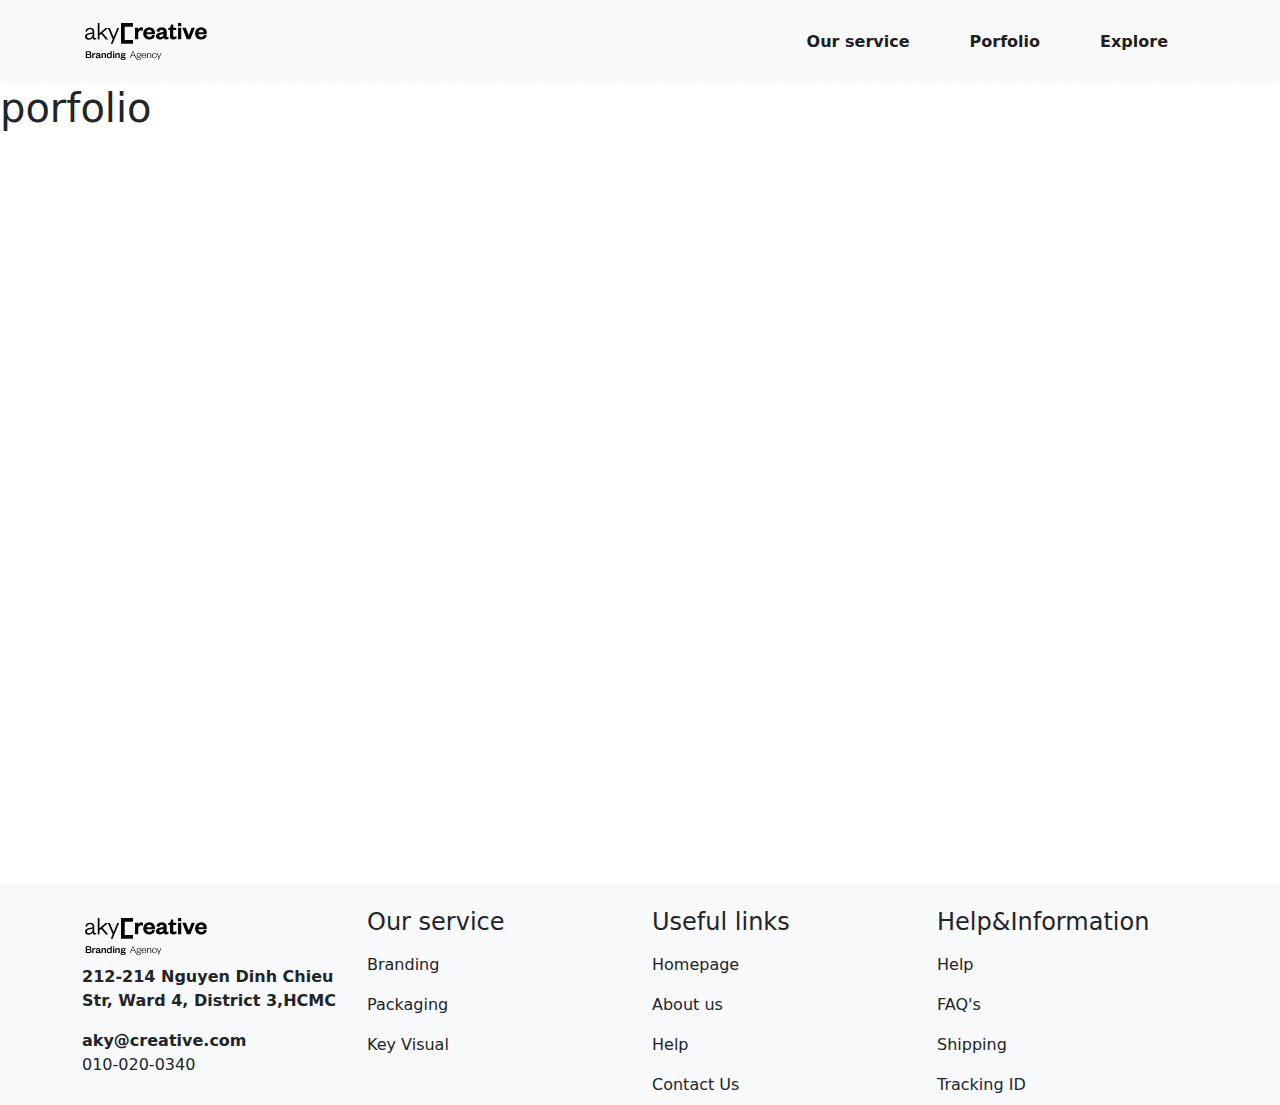
<file: women's.html>
<!doctype html>
<html><!-- InstanceBegin template="/Templates/template.dwt" codeOutsideHTMLIsLocked="false" -->
<head>
<meta charset="utf-8">
	<meta name="viewport" content="width=device-width, initial-scale=1">
<!-- InstanceBeginEditable name="doctitle" -->
	<title>Untitled Document</title>
	<!-- InstanceEndEditable -->
<!-- InstanceBeginEditable name="head" -->
<!-- InstanceEndEditable -->
</head>
	<link rel="stylesheet" href="css/all.min.css">
	<link rel="stylesheet" href="css/bootstrap.css">
	<link rel="stylesheet" href="css/style.css">
	<link rel="icon" href="images/2.png" type="image/x-icon">
	<link rel="stylesheet" href="css/owl.carousel.css">
	<link rel="stylesheet" href="css/owl.theme.default.css">
	<script src="js/bootstrap.bundle.min.js"></script>
	

<body>
	<nav class="navbar navbar-expand-lg bg-light borderduoi">
  <div class="container">
    <a class="navbar-brand" href="index.html"><img src="images/Logo-aky-branding.png" alt=""></a>
    <button class="navbar-toggler" type="button" data-bs-toggle="collapse" data-bs-target="#navbarSupportedContent" aria-controls="navbarSupportedContent" aria-expanded="false" aria-label="Toggle navigation">
      <span class="navbar-toggler-icon"></span>
    </button>
    <div class="collapse navbar-collapse" id="navbarSupportedContent">
      <ul class="navbar-nav ms-auto mb-3 mb-lg-0">
        <li class="nav-item">
          <a class="nav-link active" aria-current="page" href="index.html">Our service</a>
        </li>
       
		  <li class="nav-item">
          <a class="nav-link" href="porfolio.html">Porfolio</a>
        </li>
		 
        <li class="nav-item">
          <a class="nav-link" href="explore.html">Explore</a>
        </li>
      </ul>
     
    </div>
  </div>
</nav>
	<!-- InstanceBeginEditable name="Main" -->
	<main><h1>porfolio</h1></main>
	<!-- InstanceEndEditable -->
<footer class="bg-light text-dark">
	<div class="container">
		<div class="row pt-4">
			<div class="col-lg-3">
				<a href="index.html" class="mb-3"><img src="images/Logo-aky-branding.png" alt=""></a>
				<p><b class="my-3">212-214 Nguyen Dinh Chieu Str, Ward 4, District 3,HCMC</b></p>
			<b>aky@creative.com</b>
				<p>010-020-0340</p>
			</div>
			<div class="col-lg-3">
			<h4>Our service</h4>
				<ul class="navbar-nav pt-1.5">
				<li class="nav-item">
					<a href="index.html" class="nav-link">
					Branding</a></li>
					<li class="nav-item">
					<a href="porfolio.html" class="nav-link">
					Packaging</a></li>
					<li class="nav-item">
					<a href="explore.html" class="nav-link">
					Key Visual</a></li>
				
				</ul>
				
			
			</div>
			<div class="col-lg-3">
			<h4>Useful links</h4>
				<ul class="navbar-nav pt-1.5">
				<li class="nav-item">
					<a href="#" class="nav-link">
					Homepage</a></li>
					<li class="nav-item">
					<a href="#" class="nav-link">
					About us</a></li>
					<li class="nav-item">
					<a href="#" class="nav-link">
					Help</a></li>
					<li class="nav-item">
					<a href="#" class="nav-link">
					Contact Us</a></li>
				
				</ul>
				
			
			</div>
			
			<div class="col-lg-3">
			<h4>Help&Information</h4>
				<ul class="navbar-nav pt-1.5">
				<li class="nav-item">
					<a href="#" class="nav-link">
					Help</a></li>
					<li class="nav-item">
					<a href="#" class="nav-link">
					FAQ's</a></li>
					<li class="nav-item">
					<a href="#" class="nav-link">
					Shipping</a></li>
					<li class="nav-item">
					<a href="#" class="nav-link">
					Tracking ID</a></li>
				
				</ul>
				
			
			</div>
			
			
			</div>
		</div>
	
	
	
	</footer>
	<script src="js/jquery-3.6.0.min.js"></script>
	<script src="js/owl.carousel.js"></script>
	<script src="js/control.js"></script>
</body>
	
<!-- InstanceEnd --></html>
</file>
<file: css/style.css>
@charset "utf-8";
/* CSS Document */
.navbar .navbar-nav .nav-item .nav-link {
	font-size:30;
	font-weight:bold;
	padding:8px 30px;
	color:#1e1e1e;
	
}
.navbar .navbar-nav .nav-item .nav-link:hover
{
	background:#1e1e1e;
	color:white;
	
}


.navbar .navbar-nav .nav-item .dropdown-menu {
	
	background-color:white; padding-top:0;padding-bottom:0;width:250px;
}
.navbar .navbar-nav .nav-item  .dropdown-menu li {
	
	border-bottom:1px dashed red;
}
.navbar .navbar-nav .nav-item .dropdown-menu .dropdown-item {
	color:red;transition:all 0.6s; 
}
.navbar .navbar-nav .nav-item .dropdown-menu .dropdown-item:hover
{
	padding-left:30px;color:white;background-color:red;
	
}


main {
	width:100%;
	min-height:800px;
}

footer .navbar-nav .navbar-item .navbar-link{
	
	padding:10px;
}
footer .navbar-nav .navbar-item .navbar-link:hover{
	
	color:red
}

@media (max-width:667px) {
	
	footer{
		text-align:center;
	}
}

.borderduoi{
	border-bottom:1px dashed white
}

.banner-r {
	position:relative
}

.cover {
	background-color:rgba(59,59,59,0.7);color:white;display:flex; flex-direction:column;justify-content:center; align-items:center;position:absolute;
	left:5%;top:5%;width:90%;height:90%;transform:scale(0)rotateY(360deg);transition:all 1s;padding:20px;
}
.banner-r:hover .cover {
	transform:scale(1)rotateY(0deg)
}

.border-bot {
	
	border-bottom:1px solid black ;
		margin-bottom:30px;
}

men{
	
	min-height:800px;
	width:100%;
}

.hinh {
	
	position:relative;
		overflow:hidden;
}

.icon {
	position:absolute;
	width:80%;
	height:45px;
	left:10%;
	top:105%;
	display:flex;
	justify-content:space-around;
	transition:all 0.6s;
}

.icon a {
	height:45px;
	width:45px;
	background-color:white;
	color:#1e1e1e;
	border-radius:50%;
	display:flex;
	justify-content:center;
	align-items:center;
	text-decoration:none;
}

.icon a:hover {
	background-color:#1e1e1e;
	color:white;
	
}
.hinh:hover .icon{
	
	top:40%
}

#sp-men .owl-nav { position:absolute; left:0px; top:35%; width:100%; }
#sp-men .owl-nav [class*='owl-'] {
	font-size:60px; /*background:rgba(255,255,255,.5);border:1px solid #fff; */ color: #1e1e1e
}

#sp-men .owl-nav .owl-next{ position:absolute; right:-5%;}
#sp-men .owl-nav .owl-prev{ position:absolute; left:-5%;}
#sp-men .owl-nav [class*='owl-']:hover {
      background:none;border: none;
      color:red;
      text-decoration: none; }

#sp-women .owl-nav { position:absolute; left:0px; top:35%; width:100%; }
#sp-women .owl-nav [class*='owl-'] {
	font-size:60px; /*background:rgba(255,255,255,.5);border:1px solid #fff; */ color: #1e1e1e
}

#sp-women .owl-nav .owl-next{ position:absolute; right:-5%;}
#sp-women .owl-nav .owl-prev{ position:absolute; left:-5%;}
#sp-women .owl-nav [class*='owl-']:hover {
      background:none;border: none;
      color:red;
      text-decoration: none; }

#sp-kid .owl-nav { position:absolute; left:0px; top:35%; width:100%; }
#sp-kid .owl-nav [class*='owl-'] {
	font-size:60px; /*background:rgba(255,255,255,.5);border:1px solid #fff; */ color: #1e1e1e
}

#sp-kid .owl-nav .owl-next{ position:absolute; right:-5%;}
#sp-kid .owl-nav .owl-prev{ position:absolute; left:-5%;}
#sp-kid .owl-nav [class*='owl-']:hover {
      background:none;border: none;
      color:red;
      text-decoration: none; }

.box {
	width:100%;
	height:100%;
	background-color:#EEEEEE;
	padding:15px;
	text-align:center;
	display:flex;
	flex-direction:column;
	align-items:center;
	justify-content:center;
}

.reverse {
	flex-direction:row-reverse
	
	
}
#explore {
	padding:20px 0px;
}


#media .instagram {
	
	position:relative;
	overflow:hidden;
	
	
}
#media .cover2 {
	position:absolute;
	width:100%;
	height:100%;
	background-color:rgba(0,0,0,0.7);
	left:0;
	top:100%;
	padding:10px;
	color:white;
	display:flex;
	flex-direction:column;
	justify-content:flex-end;
	transition:all 0.8s;
}

#media .cover2 a{
	
	color:white;
}
#media .cover2 a:hover {
	
	color:red;
}

#media .instagram:hover .cover2{
	
	top:0%;
}

#contact a {
	
	text-decoration:none;
	color:#888888;
}
#contact a:hover {
	
	color:white;
}


#page-header {
	
	width:100%;min-height:300px;background-image:url("../images/about-us-page-heading.jpg");background-repeat:no-repeat;background-position:center center;background-size:cover;position:relative;display:flex;justify-content:center;align-items:center;margin-top:30px;
	
}
.caption {
	color:white;text-align:center;width:30%;position:absolute;
}


#about .social-icon {
	
	width:100%;
	height:45px;
	display:flex;
	margin-top:30px;
	
	
}

#about .social-icon .box {
	
	height:45px;
	width:45px;
	background-color:#1e1e1e;
	border-radius:50%;
	margin-right:30px;
}
	
#about .social-icon .box a {
	
	color:white;
	text-decoration:none;
}

#about .social-icon .box:hover a {
	
	color:black;
}

#about .social-icon .box:hover  {
	color:white;
	
}


#team .team {
	
	position:relative;
}

#team .team-cover {
	position:absolute;
	background-color:rgba(30,30,30,0.7);
	width:100%;
	height:100%;
	top:100%;
	left:0;
	display:flex;
	justify-content:center;
	align-items:center;
	opacity:0;
	transition:all 0.8s;
}
#team .social{
	
	width:80%;
	position:absolute;
	left:10%;
	height:45px;
	display:flex;
	justify-content:space-around;
}
#team .social a {
	height:45px;
	width:45px;
	background-color:white;
	border-radius:50%;
	display:flex;
	justify-content:center;
	align-items:center;
	text-decoration:none;
	color:black;
}

#team .social a:hover {
	
	
	background-color:black;color:white;
}
#team .team:hover .team-cover {
	
	opacity:1;
	top:0;
}	

#banner {
	
	width:100%;
	height:900px;
	background:url("../images/3.png");
	background-position:center center;
	background-repeat:no-repeat;
	background-color:rgba(14,14,14,0.8)
}
.textb {
	
	padding-top:180px;
}
.textb h1 {
	font-size:100px;
	color:white;
	text-align:center;
}
.textb p {
	
	font-size:20px;
	color:white;
	text-align:center;
	margin-top:60px;
}

#welcome {
	width:100%;
	height:600px;
	background:url("../images/2.png");
	background-position:center center;
	background-repeat:no-repet;
	padding:200px;
	
}


.welcome {
	margin-top:50px;
	font-size:40px;
	color:#1e1e1e;
}
.button {
	
	background-color:transparent;
	border:1px solid black;
	margin-top:30px;
	padding:15px 30px;
	font-size:15px;
	font-weight:bold;
	
}

.link1	{
	
	text-decoration:none;
	color:#1e1e1e
}.link2
{
	
	color:#1e1e1e
	
	
}
</file>
